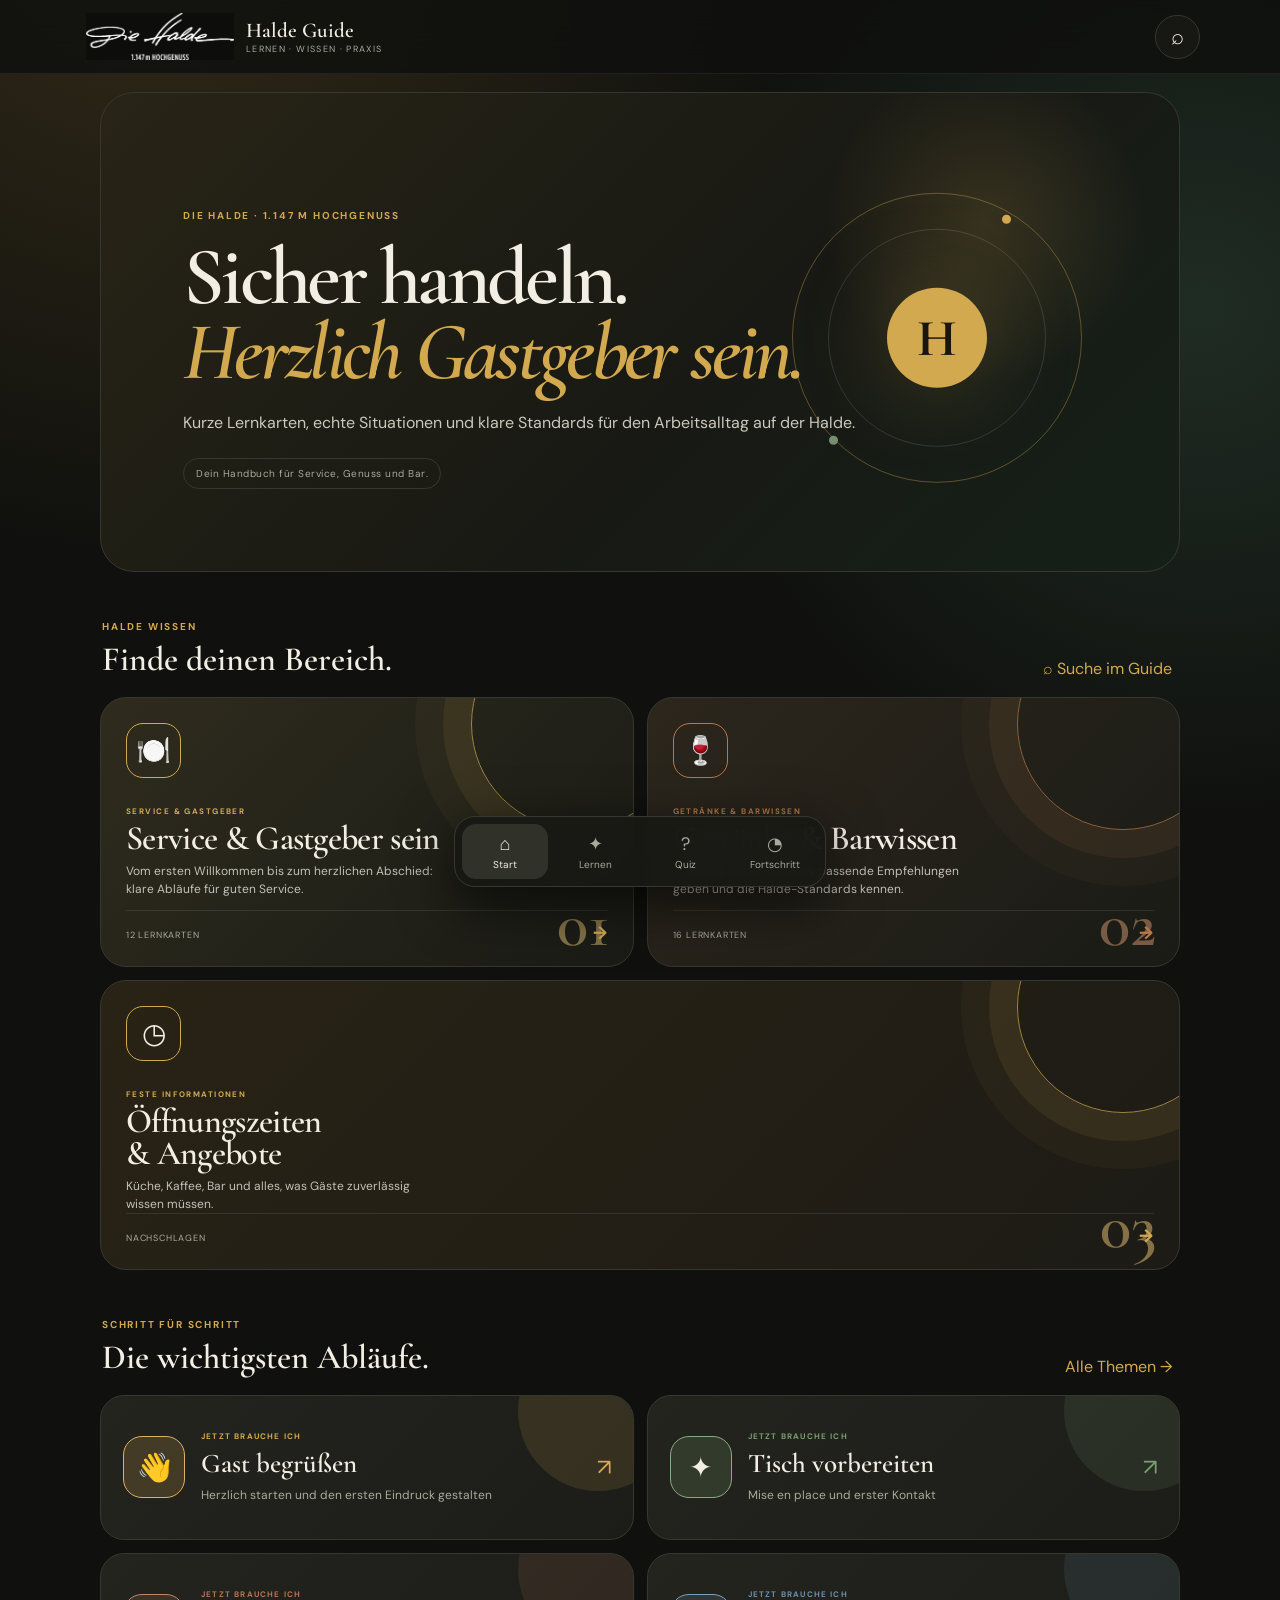
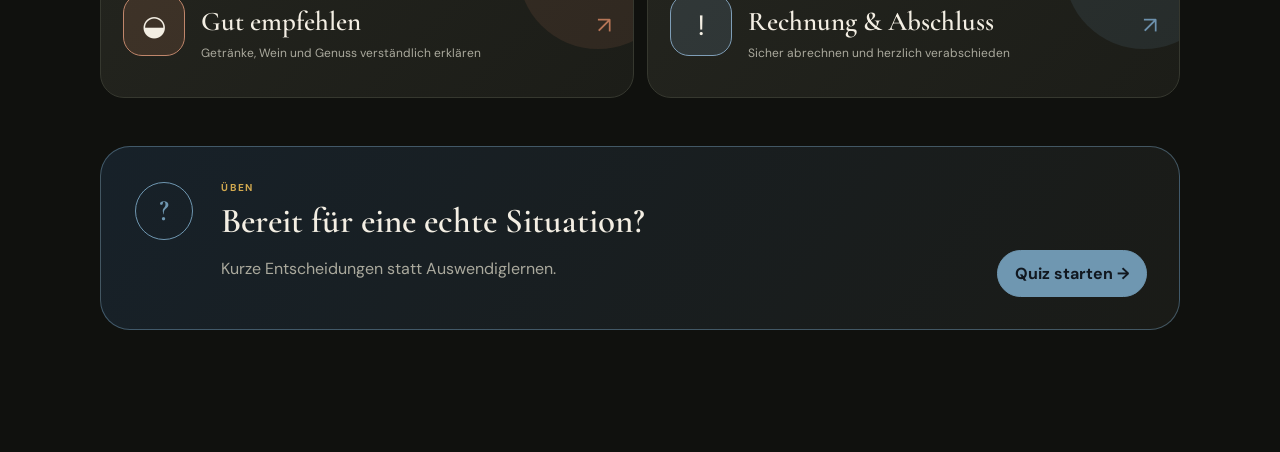
<file: index.html>
<!doctype html>
<html lang="de">
<head>
  <meta charset="utf-8">
  <meta name="viewport" content="width=device-width,initial-scale=1,viewport-fit=cover">
  <meta name="theme-color" content="#11120f">
  <title>Halde Guide – Lernen · Wissen · Praxis</title>
  <meta name="description" content="Der interaktive Halde Begleiter für echte Situationen in Service, Empfang und Genuss.">
  <meta property="og:title" content="Halde Guide">
  <meta property="og:description" content="Sicher handeln. Herzlich Gastgeber sein.">
  <meta property="og:image" content="https://halde.netlify.app/images/halde-guide-social.png">
  <link rel="manifest" href="/manifest.json">
  <link rel="stylesheet" href="/styles.css?v=13">
</head>
<body>
  <header class="site-header">
    <button class="wordmark" data-go="home" aria-label="Zur Startseite des Halde Guide"><img class="brand-logo" src="/images/die-halde-logo-white.svg" alt="Die Halde – 1.147 m Hochgenuss"><span class="guide-label"><strong id="site-title">Guide</strong><small id="site-subtitle">Teamwissen · Praxis</small></span></button>
    <button class="icon-button" data-action="search" aria-label="Suche öffnen">⌕</button>
  </header>
  <main id="app"><div class="loading"><span></span><p>Der Guide wird vorbereitet …</p></div></main>
  <nav class="bottom-nav" aria-label="Hauptnavigation">
    <button data-go="home" class="active"><span>⌂</span>Start</button>
    <button data-go="learn"><span>✦</span>Lernen</button>
    <button data-go="quiz"><span>?</span>Quiz</button>
    <button data-go="progress"><span>◔</span>Fortschritt</button>
  </nav>
  <dialog id="search-dialog">
    <form method="dialog" class="dialog-head"><strong>Im Guide suchen</strong><button aria-label="Schließen">×</button></form>
    <input id="global-search" type="search" placeholder="Thema, Situation oder Begriff …" autocomplete="off">
    <div id="search-results"></div>
  </dialog>
  <script src="/app.js?v=13" defer></script>
</body>
</html>
</file>
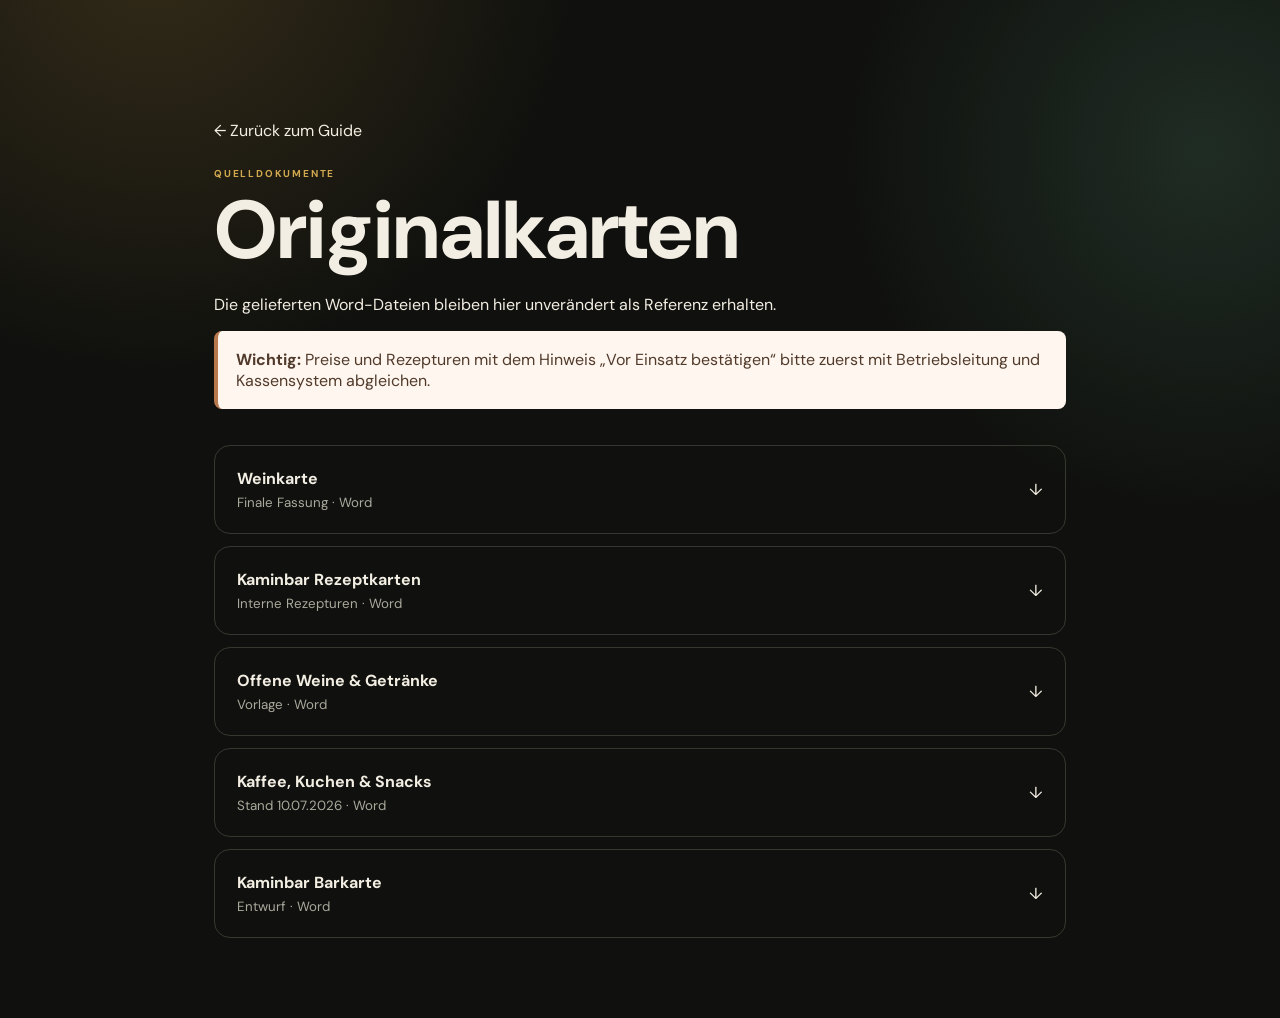
<file: documents/index.html>
<!doctype html>
<html lang="de">
<head>
  <meta charset="utf-8">
  <meta name="viewport" content="width=device-width,initial-scale=1">
  <meta name="theme-color" content="#11120f">
  <title>Originalkarten – Halde Guide</title>
  <link rel="stylesheet" href="/styles.css">
  <style>
    .document-page{max-width:900px;margin:0 auto;padding:120px 24px 80px}.document-page h1{font-family:var(--serif);font-size:clamp(42px,8vw,82px);line-height:.95;margin:12px 0 24px}.document-list{display:grid;gap:12px;margin-top:36px}.document-link{display:flex;justify-content:space-between;align-items:center;gap:20px;padding:22px;border:1px solid var(--line);border-radius:16px;background:var(--paper);color:inherit;text-decoration:none}.document-link strong{display:block}.document-link small{display:block;color:var(--muted);margin-top:5px}.document-note{padding:18px;border-left:4px solid #b8784d;background:#fff7ef;border-radius:8px;color:#513a2b}.document-back{display:inline-block;color:inherit;text-decoration:none;margin-bottom:26px}
  </style>
</head>
<body>
  <main class="document-page">
    <a class="document-back" href="/">← Zurück zum Guide</a>
    <p class="eyebrow">QUELLDOKUMENTE</p>
    <h1>Originalkarten</h1>
    <p class="hero-copy">Die gelieferten Word-Dateien bleiben hier unverändert als Referenz erhalten.</p>
    <p class="document-note"><strong>Wichtig:</strong> Preise und Rezepturen mit dem Hinweis „Vor Einsatz bestätigen“ bitte zuerst mit Betriebsleitung und Kassensystem abgleichen.</p>
    <section class="document-list">
      <a class="document-link" href="/documents/weinkarte-final.docx"><span><strong>Weinkarte</strong><small>Finale Fassung · Word</small></span><span>↓</span></a>
      <a class="document-link" href="/documents/kaminbar-rezeptkarten-final.docx"><span><strong>Kaminbar Rezeptkarten</strong><small>Interne Rezepturen · Word</small></span><span>↓</span></a>
      <a class="document-link" href="/documents/offene-weine-getraenke.docx"><span><strong>Offene Weine & Getränke</strong><small>Vorlage · Word</small></span><span>↓</span></a>
      <a class="document-link" href="/documents/kaffee-kuchen-snacks-2026-07-10.docx"><span><strong>Kaffee, Kuchen & Snacks</strong><small>Stand 10.07.2026 · Word</small></span><span>↓</span></a>
      <a class="document-link" href="/documents/kaminbar-barkarte-entwurf.docx"><span><strong>Kaminbar Barkarte</strong><small>Entwurf · Word</small></span><span>↓</span></a>
    </section>
  </main>
</body>
</html>
</file>
<file: styles.css>
@import url('https://fonts.googleapis.com/css2?family=Cormorant+Garamond:ital,wght@0,500;0,600;0,700;1,600&family=DM+Sans:wght@400;500;600;700&display=swap');

:root{--ink:#10110e;--ink-soft:#171814;--panel:#1c1d18;--panel-2:#23241e;--line:#36382f;--cream:#f3eee3;--muted:#aaa99d;--gold:#d2a94f;--sage:#778f6e;--blue:#6f97b1;--rust:#b77657;--safe:env(safe-area-inset-bottom,0px)}
*{box-sizing:border-box}
html{background:var(--ink);color:var(--cream);font-family:'DM Sans',sans-serif;scroll-behavior:smooth}
body{margin:0;min-height:100vh;background:radial-gradient(circle at 12% -5%,#332b18 0,transparent 27%),radial-gradient(circle at 94% 15%,#1f2c24 0,transparent 24%),var(--ink)}
button,input{font:inherit}
button{touch-action:manipulation}
.site-header{height:74px;position:sticky;top:0;z-index:50;display:flex;align-items:center;justify-content:space-between;padding:0 max(20px,calc((100vw - 1120px)/2));background:rgba(16,17,14,.86);border-bottom:1px solid rgba(255,255,255,.07);backdrop-filter:blur(18px)}
.wordmark{display:flex;align-items:center;gap:12px;border:0;background:0;color:var(--cream);text-align:left;cursor:pointer}
.brand-logo{width:148px;height:47px;object-fit:contain;mix-blend-mode:screen}
.wordmark-h{display:grid;place-items:center;width:43px;height:43px;border:1px solid var(--gold);border-radius:50%;color:var(--gold);font:700 27px 'Cormorant Garamond'}
.wordmark strong,.wordmark small{display:block}.wordmark strong{font:600 21px 'Cormorant Garamond'}.wordmark small{font-size:9px;letter-spacing:.15em;color:var(--muted);text-transform:uppercase}
.icon-button{min-width:44px;height:44px;padding:0 15px;border:1px solid var(--line);border-radius:999px;background:var(--ink-soft);color:var(--cream);font-size:22px;cursor:pointer}
main{width:min(1120px,100%);margin:auto;padding:0 20px calc(112px + var(--safe))}
.loading{display:grid;place-items:center;padding:28vh 0;color:var(--muted)}.loading span{width:36px;height:36px;border:2px solid var(--line);border-top-color:var(--gold);border-radius:50%;animation:spin 1s linear infinite}@keyframes spin{to{transform:rotate(360deg)}}
.eyebrow{margin:0;color:var(--gold);font-size:10px;font-weight:700;letter-spacing:.18em;text-transform:uppercase}
.command-hero{position:relative;min-height:520px;margin:18px 0 46px;padding:clamp(34px,7vw,82px);display:flex;align-items:flex-end;border:1px solid var(--line);border-radius:34px;overflow:hidden;background:linear-gradient(135deg,#242117 0%,#171914 62%,#19211c 100%)}
.command-hero::before{content:'';position:absolute;inset:0;background:linear-gradient(90deg,transparent 0 49.8%,rgba(255,255,255,.035) 50%,transparent 50.2%),linear-gradient(transparent 0 49.8%,rgba(255,255,255,.035) 50%,transparent 50.2%);background-size:90px 90px;mask-image:linear-gradient(to left,#000,transparent 72%)}
.shift-line{position:absolute;top:24px;left:28px;right:28px;display:flex;align-items:center;gap:10px;color:var(--muted);font-size:11px;text-transform:uppercase;letter-spacing:.08em}.shift-line strong{color:var(--cream)}.shift-line span:last-child{margin-left:auto}.live-dot{width:8px;height:8px;border-radius:50%;background:#82a977;box-shadow:0 0 0 5px rgba(130,169,119,.12)}
.command-copy{position:relative;z-index:2;max-width:690px}.command-copy h1,.page-intro h1{max-width:750px;margin:18px 0;font:600 clamp(48px,7vw,82px)/.92 'Cormorant Garamond';letter-spacing:-.045em}.command-copy h1 em,.page-intro h1 em{color:var(--gold);font-weight:600}.command-copy>p:last-child,.page-intro>p:last-child{max-width:600px;margin:0;color:#cbc8bd;font-size:16px;line-height:1.7}
.zone-head{display:flex;justify-content:space-between;align-items:end;margin:0 2px 17px}.zone-head h2{margin:6px 0 0;font:600 34px 'Cormorant Garamond'}.text-action{border:0;background:0;color:var(--gold);cursor:pointer}
.mission-grid{display:grid;grid-template-columns:repeat(2,1fr);gap:13px}.mission-card{position:relative;min-height:145px;display:grid;grid-template-columns:auto 1fr auto;gap:16px;align-items:center;padding:22px;border:1px solid var(--line);border-radius:24px;overflow:hidden;background:linear-gradient(135deg,var(--panel-2),var(--panel));color:var(--cream);text-align:left;cursor:pointer}.mission-card::after{content:'';position:absolute;right:-45px;top:-65px;width:160px;height:160px;border-radius:50%;background:var(--mission);opacity:.13}.mission-icon{position:relative;z-index:1;display:grid;place-items:center;width:62px;height:62px;border:1px solid color-mix(in srgb,var(--mission),white 12%);border-radius:19px;background:color-mix(in srgb,var(--mission),transparent 82%);font-size:28px}.mission-copy{position:relative;z-index:1}.mission-copy small{display:block;color:var(--mission);font-size:8px;font-weight:700;letter-spacing:.15em}.mission-copy strong{display:block;margin:6px 0 3px;font:600 27px 'Cormorant Garamond'}.mission-copy>span{color:var(--muted);font-size:12px}.mission-arrow{position:relative;z-index:1;color:var(--mission);font-size:23px}
.guide-hero{position:relative;min-height:480px;margin:18px 0 48px;padding:clamp(38px,7vw,82px);display:flex;align-items:flex-end;overflow:hidden;border:1px solid var(--line);border-radius:34px;background:radial-gradient(circle at 82% 27%,rgba(210,169,79,.17),transparent 17%),linear-gradient(135deg,#282416 0%,#181914 58%,#152019 100%)}.guide-hero::before{content:'';position:absolute;inset:0;background:linear-gradient(90deg,transparent 0 49.8%,rgba(255,255,255,.035) 50%,transparent 50.2%),linear-gradient(transparent 0 49.8%,rgba(255,255,255,.035) 50%,transparent 50.2%);background-size:80px 80px;mask-image:linear-gradient(to left,#000,transparent 73%)}.guide-hero-copy{position:relative;z-index:2;max-width:675px}.guide-hero h1{max-width:700px;margin:18px 0;font:600 clamp(48px,7vw,82px)/.92 'Cormorant Garamond';letter-spacing:-.045em}.guide-hero h1 em{color:var(--gold);font-style:italic}.guide-hero-copy>p:not(.eyebrow){margin:0;color:#cbc8bd;font-size:16px;line-height:1.7}.guide-hero-note{display:inline-block;margin-top:22px;padding:8px 12px;border:1px solid var(--line);border-radius:99px;color:var(--muted);font-size:10px;letter-spacing:.05em}.guide-hero-mark{position:absolute;right:9%;top:50%;display:grid;place-items:center;width:290px;height:290px;transform:translateY(-48%);border:1px solid rgba(210,169,79,.38);border-radius:50%}.guide-hero-mark::before{content:'';position:absolute;inset:35px;border:1px solid rgba(255,255,255,.12);border-radius:50%}.guide-hero-mark span{position:relative;z-index:2;display:grid;place-items:center;width:100px;height:100px;border-radius:50%;background:var(--gold);color:#19160d;font:700 52px 'Cormorant Garamond';box-shadow:0 0 90px rgba(210,169,79,.25)}.guide-hero-mark i{position:absolute;width:9px;height:9px;border-radius:50%;background:var(--gold)}.guide-hero-mark i:nth-of-type(1){top:21px;right:70px}.guide-hero-mark i:nth-of-type(2){bottom:37px;left:36px;background:var(--sage)}.guide-entry,.scenario-zone{margin-bottom:48px}.guide-area-grid{display:grid;grid-template-columns:repeat(2,minmax(0,1fr));gap:13px}.guide-area-card{position:relative;min-height:270px;display:flex;flex-direction:column;align-items:flex-start;padding:25px;overflow:hidden;border:1px solid var(--line);border-radius:26px;background:linear-gradient(135deg,color-mix(in srgb,var(--area),#1b1c17 89%),#1a1b16);color:var(--cream);text-align:left;cursor:pointer}.guide-area-card::after{content:'';position:absolute;right:-50px;top:-80px;width:210px;height:210px;border:1px solid color-mix(in srgb,var(--area),transparent 28%);border-radius:50%;box-shadow:0 0 0 28px color-mix(in srgb,var(--area),transparent 91%),0 0 0 56px color-mix(in srgb,var(--area),transparent 96%)}.guide-area-card:hover{border-color:var(--area);transform:translateY(-3px)}.area-number{position:absolute;right:23px;bottom:19px;color:color-mix(in srgb,var(--area),white 18%);font:600 65px/.7 'Cormorant Garamond';opacity:.55}.area-icon{position:relative;z-index:1;display:grid;place-items:center;width:55px;height:55px;border:1px solid var(--area);border-radius:17px;font-size:28px}.guide-area-card .eyebrow{position:relative;z-index:1;margin-top:28px;color:var(--area);font-size:8px}.guide-area-card strong{position:relative;z-index:1;display:block;margin:7px 0;font:600 34px/.94 'Cormorant Garamond';letter-spacing:-.02em}.guide-area-card em{position:relative;z-index:1;max-width:310px;color:#c2c1b7;font-size:12px;font-style:normal;line-height:1.5}.guide-area-card small{position:relative;z-index:1;display:flex;justify-content:space-between;width:100%;margin-top:auto;padding-top:18px;border-top:1px solid rgba(255,255,255,.09);color:var(--muted);font-size:9px;letter-spacing:.09em;text-transform:uppercase}.guide-area-card small b{color:var(--area);font-size:18px;line-height:8px}.reference-area-card{min-height:205px;grid-column:1/-1;background:linear-gradient(135deg,#292315,#1d1b16)}.next-panel{display:grid;grid-template-columns:auto 1fr auto;align-items:center;gap:26px;margin:46px 0;padding:30px;border:1px solid rgba(210,169,79,.42);border-radius:30px;background:linear-gradient(115deg,#2a2518,#1a1b16 65%)}.next-visual{position:relative;display:grid;place-items:center;width:112px;height:112px}.next-visual>span{font:600 40px 'Cormorant Garamond';color:var(--gold)}.next-visual i,.next-visual::before{position:absolute;inset:0;border-radius:50%;border:1px solid rgba(210,169,79,.35);content:''}.next-visual i{inset:13px;border-top:3px solid var(--ring);transform:rotate(30deg)}.next-copy h2{margin:7px 0 5px;font:600 34px 'Cormorant Garamond'}.next-copy>p{margin:0;color:var(--muted)}.next-meta{display:flex;gap:8px;margin-top:14px}.next-meta span{padding:6px 9px;border:1px solid var(--line);border-radius:99px;color:#c8c5ba;font-size:9px;text-transform:uppercase}.round-action{width:58px;height:58px;border:0;border-radius:50%;background:var(--gold);color:#17140c;font-size:24px;cursor:pointer}
.path-strip{display:grid;grid-template-columns:repeat(3,1fr);gap:13px}.path-card{min-height:210px;padding:22px;border:1px solid var(--line);border-radius:24px;background:var(--panel);color:var(--cream);text-align:left;cursor:pointer}.path-top{display:flex;justify-content:space-between;align-items:start}.path-top b{font-size:28px}.path-top small{color:var(--path);font-size:8px;letter-spacing:.13em}.path-card>strong{display:block;margin:38px 0 22px;font:600 29px 'Cormorant Garamond'}.path-progress{display:block;height:5px;margin-bottom:9px;border-radius:99px;background:#33352d;overflow:hidden}.path-progress i{display:block;height:100%;background:var(--path)}.path-card>small{color:var(--muted);font-size:10px}
.challenge-card{position:relative;margin:46px 0 10px;padding:34px;border:1px solid rgba(111,151,177,.48);border-radius:30px;background:linear-gradient(125deg,#172129,#1a1b17);cursor:pointer}.challenge-card>div{max-width:600px;padding-left:86px}.challenge-card h2{margin:6px 0;font:600 35px 'Cormorant Garamond'}.challenge-card p:last-child{color:var(--muted)}.challenge-mark{position:absolute;left:34px;top:35px;display:grid;place-items:center;width:58px;height:58px;border:1px solid var(--blue);border-radius:50%;color:var(--blue);font:600 30px 'Cormorant Garamond'}.challenge-card>button{position:absolute;right:32px;bottom:32px;padding:12px 17px;border:1px solid var(--blue);border-radius:99px;background:var(--blue);color:#111820;font-weight:700;cursor:pointer}
.page-intro{padding:62px 4px 38px}.page-intro h1{margin-bottom:15px}.path-stage{display:grid;gap:16px}.path-feature{position:relative;min-height:270px;display:grid;grid-template-columns:110px 1fr auto;gap:24px;align-items:center;padding:28px;border:1px solid var(--line);border-radius:28px;overflow:hidden;background:linear-gradient(135deg,var(--panel-2),var(--panel));color:var(--cream)}.path-feature::after{content:'';position:absolute;width:260px;height:260px;right:-100px;top:-130px;border-radius:50%;background:var(--path);opacity:.12}.path-symbol{display:grid;place-items:center;width:100px;height:100px;border:1px solid var(--path);border-radius:28px;font-size:43px}.path-feature h2{margin:6px 0;font:600 38px 'Cormorant Garamond'}.path-feature p{max-width:550px;margin:0;color:var(--muted);line-height:1.6}.feature-meta{display:flex;gap:8px;margin-top:15px}.feature-meta span{padding:6px 10px;border:1px solid var(--line);border-radius:99px;font-size:9px;color:#c8c5ba;text-transform:uppercase}.path-feature>button{position:relative;z-index:2;padding:13px 16px;border:1px solid var(--path);border-radius:99px;background:var(--path);color:#111;font-weight:700;cursor:pointer}.path-feature>.feature-start{position:absolute;right:29px;bottom:25px;padding:0;border:0;background:0;color:var(--muted);font-size:10px}
.back-button{border:0;background:0;color:var(--gold);padding:8px 0;cursor:pointer}.course-hero{position:relative;margin:20px 0 24px;padding:36px;border:1px solid var(--line);border-radius:30px;overflow:hidden;background:linear-gradient(135deg,color-mix(in srgb,var(--course),#1a1b16 82%),#171814)}.course-hero::after{content:'';position:absolute;width:330px;height:330px;right:-110px;top:-180px;border:1px solid var(--course);border-radius:50%;box-shadow:0 0 0 45px color-mix(in srgb,var(--course),transparent 92%),0 0 0 90px color-mix(in srgb,var(--course),transparent 96%)}.course-icon{font-size:42px;margin:20px 0}.course-hero h1{margin:6px 0;font:600 clamp(44px,7vw,72px)/.95 'Cormorant Garamond'}.course-hero>p{max-width:630px;color:#cbc8bd;line-height:1.65}.course-meter{display:flex;align-items:center;gap:13px;max-width:500px;margin-top:24px}.course-meter>span{height:6px;flex:1;border-radius:99px;background:#33352e;overflow:hidden}.course-meter i{display:block;height:100%;background:var(--course)}.course-meter small{color:var(--muted)}
.mission-list{display:grid;gap:10px}.mission-row{display:grid;grid-template-columns:56px 1fr auto;gap:17px;align-items:center;width:100%;padding:17px;border:1px solid var(--line);border-radius:20px;background:var(--ink-soft);color:var(--cream);text-align:left;cursor:pointer}.row-index{display:grid;place-items:center;width:54px;height:54px;border-radius:17px;background:#292b24;color:var(--muted);font-weight:700}.mission-row.done .row-index{background:var(--sage);color:white}.mission-row small{display:block;color:var(--gold);font-size:8px;letter-spacing:.12em}.mission-row strong{display:block;margin:5px 0 3px;font:600 24px 'Cormorant Garamond'}.mission-row em{color:var(--muted);font-size:12px;font-style:normal}.mission-row>b{color:var(--gold);font-size:21px}
.lesson-view{max-width:820px;margin:auto;padding-top:22px}.lesson-bar{display:flex;justify-content:space-between;align-items:center}.lesson-bar>span{color:var(--muted);font-size:11px}.lesson-progress{height:5px;border-radius:99px;background:#33352d;overflow:hidden}.lesson-progress i{display:block;height:100%;background:var(--lesson,var(--gold));transition:width .3s}.lesson-context{display:flex;align-items:end;justify-content:space-between;padding:24px 2px 14px}.lesson-context h1{display:flex;align-items:center;gap:12px;margin:5px 0 0;font:600 clamp(35px,6vw,52px)/1 'Cormorant Garamond'}.lesson-context h1 span{font-size:.72em}.lesson-context>span{color:var(--muted);font-size:12px}
.experience-card{position:relative;padding:clamp(24px,5vw,42px);border:1px solid var(--line);border-radius:30px;overflow:hidden;background:linear-gradient(145deg,#23241e,#171814);box-shadow:0 24px 70px rgba(0,0,0,.22)}.experience-card::after{content:'';position:absolute;width:220px;height:220px;right:-110px;top:-130px;border:1px solid rgba(255,255,255,.07);border-radius:50%;box-shadow:0 0 0 34px rgba(255,255,255,.02)}.experience-card[data-type=tip]{border-color:rgba(210,169,79,.55);background:linear-gradient(145deg,#2a2519,#171814)}.experience-card[data-type=question]{border-color:rgba(111,151,177,.55);background:linear-gradient(145deg,#19262e,#171814)}.experience-card[data-type=quote]{border-color:rgba(183,118,87,.55);background:linear-gradient(145deg,#2b201b,#171814)}.experience-card[data-type=check]{border-color:rgba(119,143,110,.55);background:linear-gradient(145deg,#1e281c,#171814)}.experience-symbol{position:absolute;right:32px;top:25px;z-index:1;color:rgba(255,255,255,.12);font:600 68px 'Cormorant Garamond'}.experience-head{margin-bottom:24px}.experience-head small{display:block;margin-top:6px;color:var(--muted)}.experience-card h2{max-width:620px;margin:0 0 18px;font:600 clamp(29px,5vw,42px)/1.04 'Cormorant Garamond'}.card-text{max-width:680px;margin:0;color:#ece8de;white-space:pre-line;font-size:18px;line-height:1.72}.step-list{display:grid;gap:10px}.step-item{display:grid;grid-template-columns:34px 1fr;gap:13px;align-items:start;width:100%;padding:13px;border:1px solid var(--line);border-radius:16px;background:rgba(12,13,11,.35);color:var(--cream);text-align:left;cursor:pointer}.step-item>span{display:grid;place-items:center;width:32px;height:32px;border:1px solid var(--gold);border-radius:10px;color:var(--gold);font-size:11px;font-weight:700}.step-item p{margin:4px 0 0;line-height:1.5}.step-item.checked{opacity:.58}.step-item.checked p{text-decoration:line-through}.step-item.checked>span{background:var(--sage);border-color:var(--sage);color:white}.source-note{display:block;margin-top:24px;padding-top:13px;border-top:1px solid var(--line);color:var(--muted);font-size:9px}
.lesson-controls{position:sticky;z-index:20;bottom:calc(13px + var(--safe));display:grid;grid-template-columns:auto 1fr auto;align-items:center;gap:10px;margin-top:15px;padding:8px;border:1px solid var(--line);border-radius:21px;background:rgba(24,25,21,.95);box-shadow:0 15px 50px #0008;backdrop-filter:blur(16px)}.lesson-controls button{min-height:49px;padding:0 20px;border:1px solid var(--line);border-radius:15px;background:#24261f;color:var(--cream);cursor:pointer}.lesson-controls button:last-child{border-color:var(--gold);background:var(--gold);color:#17140d;font-weight:700}.lesson-controls button:disabled{opacity:.3}.lesson-controls>span{text-align:center;color:var(--muted);font-size:10px}.lesson-controls b{color:var(--cream)}
.finish-scene{max-width:760px;margin:40px auto;padding:60px 30px;text-align:center;border:1px solid var(--line);border-radius:34px;background:radial-gradient(circle at 50% 15%,color-mix(in srgb,var(--finish,var(--gold)),transparent 82%),transparent 38%),var(--panel)}.finish-rings{width:130px;height:130px;display:grid;place-items:center;margin:0 auto 28px;border:1px solid var(--finish,var(--gold));border-radius:50%;box-shadow:0 0 0 18px color-mix(in srgb,var(--finish,var(--gold)),transparent 92%),0 0 0 36px color-mix(in srgb,var(--finish,var(--gold)),transparent 96%)}.finish-rings span{font-size:44px;color:var(--finish,var(--gold))}.finish-scene h1{margin:15px 0;font:600 54px 'Cormorant Garamond'}.finish-scene>p:last-of-type{color:var(--muted)}.finish-actions{display:flex;justify-content:center;gap:9px;margin-top:25px}.finish-actions button{padding:13px 17px;border:1px solid var(--line);border-radius:99px;background:var(--ink-soft);color:var(--cream);cursor:pointer}.primary-button{border-color:var(--gold)!important;background:var(--gold)!important;color:#17140d!important;font-weight:700}
.progress-stage{display:grid;grid-template-columns:280px 1fr;gap:35px;align-items:center;padding:32px;border:1px solid var(--line);border-radius:30px;background:var(--panel)}.progress-orbit{width:230px;height:230px;display:grid;place-items:center;border-radius:50%;background:conic-gradient(var(--gold) var(--total),#303229 0);position:relative}.progress-orbit::after{content:'';position:absolute;inset:12px;border-radius:50%;background:var(--panel)}.progress-orbit>span{position:relative;z-index:1;text-align:center}.progress-orbit strong{display:block;font:600 53px 'Cormorant Garamond'}.progress-orbit small{color:var(--muted);font-size:9px;letter-spacing:.15em}.progress-numbers{display:grid;grid-template-columns:repeat(3,1fr);gap:10px}.progress-numbers article{padding:20px;border:1px solid var(--line);border-radius:19px;background:var(--ink-soft)}.progress-numbers strong{display:block;font:600 35px 'Cormorant Garamond';color:var(--gold)}.progress-numbers span{color:var(--muted);font-size:11px}.progress-paths{display:grid;grid-template-columns:repeat(3,1fr);gap:13px;margin-top:16px}
.quiz-scene{max-width:790px;margin:auto;padding-top:28px}.quiz-scene header{display:flex;justify-content:space-between;align-items:center}.quiz-scene header>span{color:var(--muted)}.quiz-scene>.eyebrow{margin-top:38px}.quiz-scene h1{margin:14px 0 30px;font:600 clamp(36px,6vw,56px)/1.05 'Cormorant Garamond'}.quiz-options{display:grid;gap:10px}.quiz-choice{display:grid;grid-template-columns:45px 1fr;gap:14px;align-items:center;width:100%;padding:15px;border:1px solid var(--line);border-radius:18px;background:var(--panel);color:var(--cream);text-align:left;cursor:pointer}.quiz-choice>span{display:grid;place-items:center;width:43px;height:43px;border-radius:13px;background:#2b2d25;color:var(--gold)}.quiz-choice.correct{border-color:var(--sage);background:#1d291b}.quiz-choice.correct>span{background:var(--sage);color:white}.quiz-choice.wrong{border-color:#a96255;background:#2c1c19}.quiz-choice.wrong>span{background:#a96255;color:white}.quiz-choice:disabled{opacity:1}.quiz-answer{margin-top:16px;padding:21px;border:1px solid var(--line);border-radius:18px;background:var(--panel)}.quiz-answer.correct{border-color:var(--sage)}.quiz-answer.wrong{border-color:#a96255}.quiz-answer strong{font:600 27px 'Cormorant Garamond'}.quiz-answer p{color:#cbc8bd;line-height:1.6}.quiz-next{float:right;margin:15px 0 35px;padding:13px 17px;border-radius:99px;cursor:pointer}
.bottom-nav{position:fixed;z-index:45;left:50%;bottom:calc(13px + var(--safe));transform:translateX(-50%);display:flex;gap:4px;padding:7px;border:1px solid var(--line);border-radius:21px;background:rgba(24,25,21,.95);box-shadow:0 16px 55px #000a;backdrop-filter:blur(18px)}.bottom-nav button{min-width:86px;padding:8px 13px;border:0;border-radius:14px;background:0;color:var(--muted);font-size:10px;cursor:pointer}.bottom-nav button span{display:block;margin-bottom:2px;font-size:18px}.bottom-nav button.active{background:#303229;color:var(--cream)}
.focus-view .site-header,.focus-view .bottom-nav{display:none}.focus-view main{padding-bottom:28px}.focus-view .lesson-controls{position:relative;bottom:auto}
dialog{width:min(700px,calc(100% - 22px));max-height:82vh;padding:20px;border:1px solid var(--line);border-radius:26px;background:#171814;color:var(--cream)}dialog::backdrop{background:#050604d9;backdrop-filter:blur(6px)}.dialog-head{display:flex;justify-content:space-between;align-items:center}.dialog-head strong{font:600 28px 'Cormorant Garamond'}.dialog-head button{border:0;background:0;color:var(--cream);font-size:29px}#global-search{width:100%;margin:16px 0;padding:15px;border:1px solid var(--gold);border-radius:14px;background:#0f100d;color:var(--cream);outline:0}.search-result{display:grid;grid-template-columns:32px 1fr;gap:3px 10px;width:100%;padding:13px 5px;border:0;border-bottom:1px solid var(--line);background:0;color:var(--cream);text-align:left;cursor:pointer}.search-result>span{grid-row:1/3}.search-result small{color:var(--muted)}.empty{padding:55px 10px;text-align:center;color:var(--muted)}

@media(max-width:820px){.guide-hero-mark{right:-55px;opacity:.6} .command-copy{max-width:75%}.path-feature{grid-template-columns:85px 1fr}.path-symbol{width:78px;height:78px}.path-feature>button{grid-column:1/-1}.path-feature>.feature-start{display:none}.progress-stage{grid-template-columns:1fr}.progress-orbit{margin:auto}}
@media(max-width:680px){.guide-hero{min-height:480px;margin:10px 0 32px;padding:25px 20px 30px;border-radius:25px}.guide-hero-mark{width:250px;height:250px;right:-84px;top:39%;opacity:.5}.guide-hero-mark span{width:80px;height:80px;font-size:45px}.guide-hero-copy h1{font-size:48px;max-width:330px}.guide-hero-copy>p:not(.eyebrow){font-size:14px;line-height:1.55}.guide-entry,.scenario-zone{margin-bottom:32px}.guide-area-grid{grid-template-columns:1fr;gap:9px}.guide-area-card{min-height:220px;padding:20px;border-radius:22px}.guide-area-card .eyebrow{margin-top:18px}.guide-area-card strong{font-size:30px}.guide-area-card em{font-size:11px}.site-header{height:64px;padding:0 15px}.brand-logo{width:119px;height:36px}.guide-label strong{font-size:18px}.guide-label small{font-size:8px}.wordmark-h{width:39px;height:39px}.wordmark strong{font-size:19px}.icon-button{width:42px;padding:0}.icon-button::after{content:''}main{padding:0 14px calc(103px + var(--safe))}.command-hero{min-height:520px;margin:10px 0 32px;padding:25px 20px 30px;border-radius:25px;align-items:flex-end}.command-hero::before{background-size:65px 65px}.shift-line{top:18px;left:20px;right:20px;font-size:8px}.shift-line span:last-child{display:none}.command-copy{max-width:100%}.command-copy h1{font-size:48px;max-width:330px}.command-copy>p:last-child{font-size:14px;line-height:1.55}.zone-head{align-items:center}.zone-head h2{font-size:28px}.zone-head .text-action{font-size:0}.zone-head .text-action::after{content:'Öffnen →';font-size:11px}.mission-grid{grid-template-columns:1fr;gap:9px}.mission-card{min-height:106px;padding:15px;border-radius:19px;grid-template-columns:51px 1fr auto}.mission-icon{width:50px;height:50px;border-radius:15px;font-size:23px}.mission-copy strong{font-size:24px}.mission-copy>span{font-size:11px}.next-panel{grid-template-columns:1fr auto;gap:12px;margin:32px 0;padding:22px;border-radius:24px}.next-visual{display:none}.next-copy h2{font-size:29px}.next-copy>p{font-size:12px}.next-meta{flex-wrap:wrap}.next-meta span{font-size:8px}.round-action{width:50px;height:50px}.path-strip,.progress-paths{grid-template-columns:1fr}.path-card{min-height:155px}.path-card>strong{margin:24px 0 18px}.challenge-card{margin:32px 0;padding:24px}.challenge-card>div{padding-left:58px}.challenge-mark{left:22px;top:25px;width:43px;height:43px}.challenge-card h2{font-size:29px}.challenge-card>button{position:static;margin:16px 0 0 58px}.page-intro{padding:40px 2px 26px}.page-intro h1{font-size:44px}.path-feature{grid-template-columns:58px 1fr;gap:14px;padding:21px;border-radius:23px}.path-symbol{width:58px;height:58px;border-radius:17px;font-size:29px}.path-feature h2{font-size:31px}.path-feature p{font-size:12px}.feature-meta{flex-wrap:wrap}.path-feature>button{grid-column:1/-1}.course-hero{margin:10px 0 16px;padding:25px 21px;border-radius:25px}.course-icon{margin:14px 0}.course-hero h1{font-size:48px}.course-hero>p{font-size:13px}.mission-row{grid-template-columns:48px 1fr auto;padding:13px;gap:12px}.row-index{width:47px;height:47px}.mission-row strong{font-size:22px}.mission-row em{display:none}.focus-view .site-header{display:none}.focus-view .bottom-nav{display:none}.focus-view main{padding:0 12px calc(12px + var(--safe))}.lesson-view{padding-top:7px}.lesson-bar{min-height:40px}.lesson-context{padding:15px 2px 10px}.lesson-context h1{font-size:33px}.experience-card{min-height:calc(100vh - 235px);padding:24px 19px;border-radius:25px}.experience-symbol{right:23px;top:19px;font-size:64px}.experience-head{margin-bottom:25px;max-width:75%}.experience-card h2{font-size:31px}.card-text{font-size:16px;line-height:1.58}.step-list{gap:8px}.step-item{padding:10px}.step-item p{font-size:14px}.lesson-controls{bottom:calc(7px + var(--safe));margin-top:9px}.lesson-controls button{min-height:47px;padding:0 17px}.finish-scene{margin:15px auto;padding:45px 21px}.finish-actions{flex-direction:column}.progress-stage{padding:22px}.progress-orbit{width:200px;height:200px}.progress-numbers{grid-template-columns:1fr}.quiz-scene{padding-top:8px}.quiz-scene h1{font-size:36px}.bottom-nav{bottom:calc(8px + var(--safe));width:calc(100% - 24px);justify-content:space-around}.bottom-nav button{min-width:0;flex:1}.search-result strong{font-size:13px}}
@media(max-width:680px){.experience-card{min-height:0;padding:22px 17px;border-radius:23px}.lesson-context{align-items:flex-end}.lesson-context>span{display:none}.lesson-context h1{gap:9px}.lesson-controls{position:relative;bottom:auto}.step-item{min-height:52px}.step-item p{margin-top:3px}}
@media(prefers-reduced-motion:no-preference){.mission-card,.path-card,.mission-row,.path-feature{transition:transform .18s,border-color .18s}.mission-card:hover,.path-card:hover,.mission-row:hover,.path-feature:hover{transform:translateY(-3px);border-color:var(--gold)}}

/* Learning hierarchy and recipe cards */
.lesson-group-title{margin:28px 3px 4px;color:var(--gold);font:600 25px 'Cormorant Garamond'}.lesson-group-title:first-child{margin-top:0}.recipe-layout{display:grid;gap:17px}.recipe-layout small{display:block;margin-bottom:7px;color:var(--gold);font-size:9px;font-weight:700;letter-spacing:.15em}.recipe-glass,.recipe-garnish{padding:14px 16px;border:1px solid var(--line);border-radius:16px;background:rgba(9,10,8,.3)}.recipe-glass strong,.recipe-garnish strong{display:block;font:600 23px 'Cormorant Garamond'}.recipe-section{padding:2px 0}.recipe-ingredients{display:grid;grid-template-columns:repeat(2,minmax(0,1fr));gap:8px}.recipe-ingredients>div{display:flex;gap:10px;align-items:baseline;padding:11px 12px;border:1px solid var(--line);border-radius:13px;background:rgba(9,10,8,.25)}.recipe-ingredients b{min-width:42px;color:var(--gold);font-size:12px}.recipe-ingredients span{font-size:14px}.recipe-section>p{margin:0;padding:13px 15px;border-left:2px solid var(--gold);background:rgba(210,169,79,.08);color:#ece8de;line-height:1.6}.recipe-section>p span{color:var(--gold);font-weight:700}
@media(max-width:680px){.lesson-group-title{margin-top:23px;font-size:23px}.recipe-ingredients{grid-template-columns:1fr}.recipe-ingredients>div{padding:10px}.recipe-section>p{font-size:14px}}
</file>
